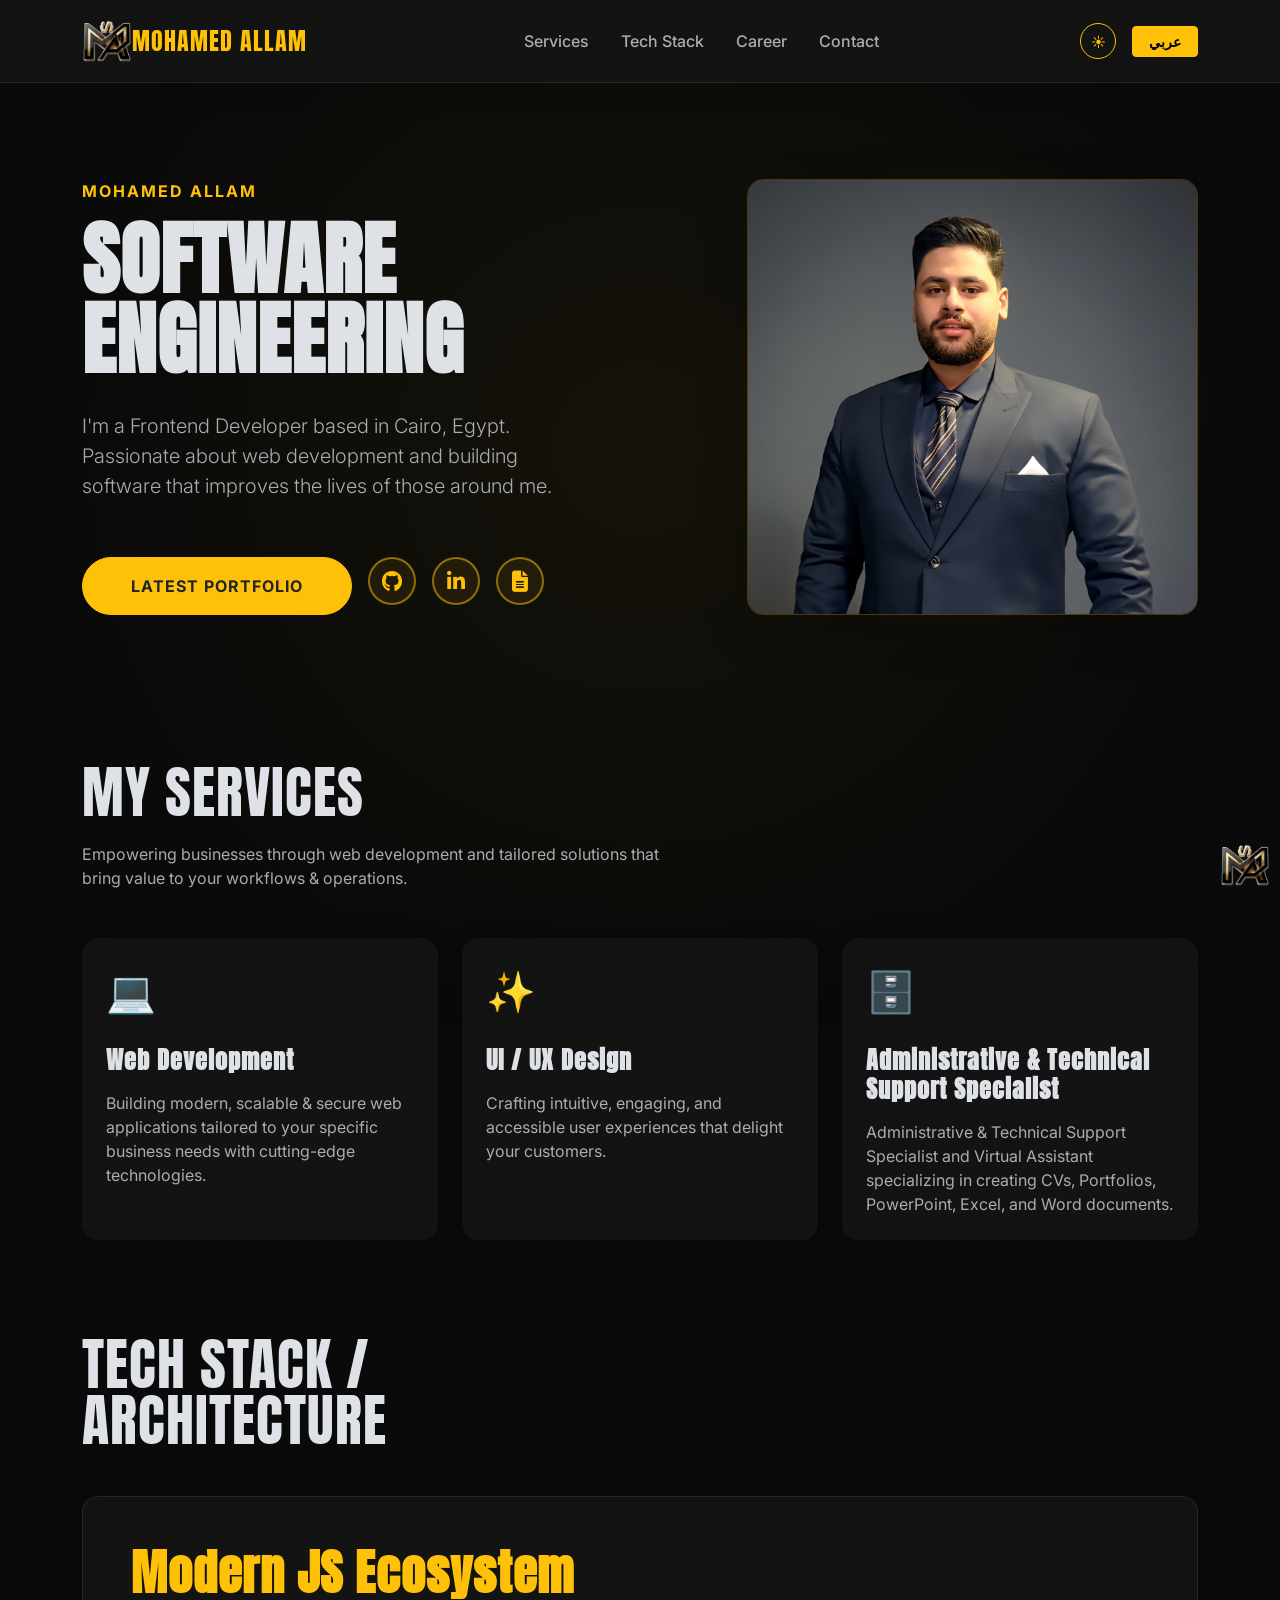
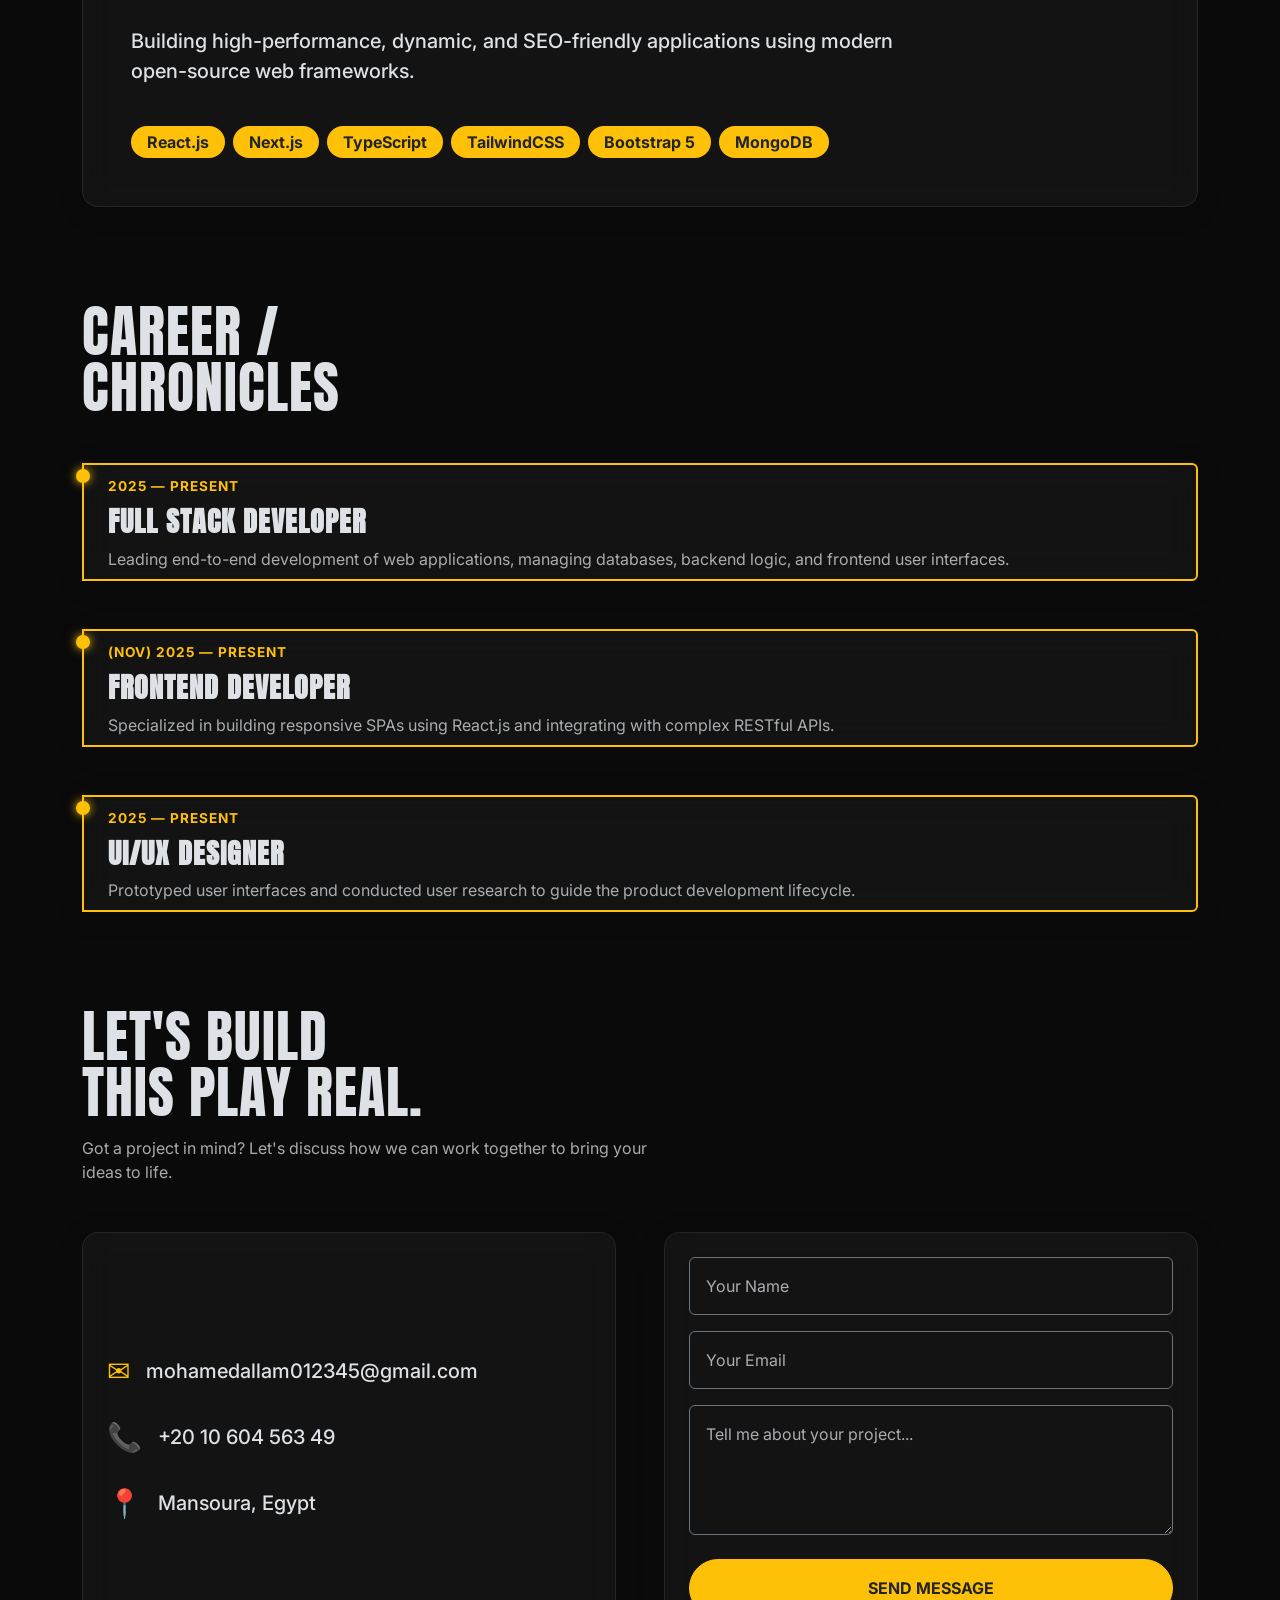
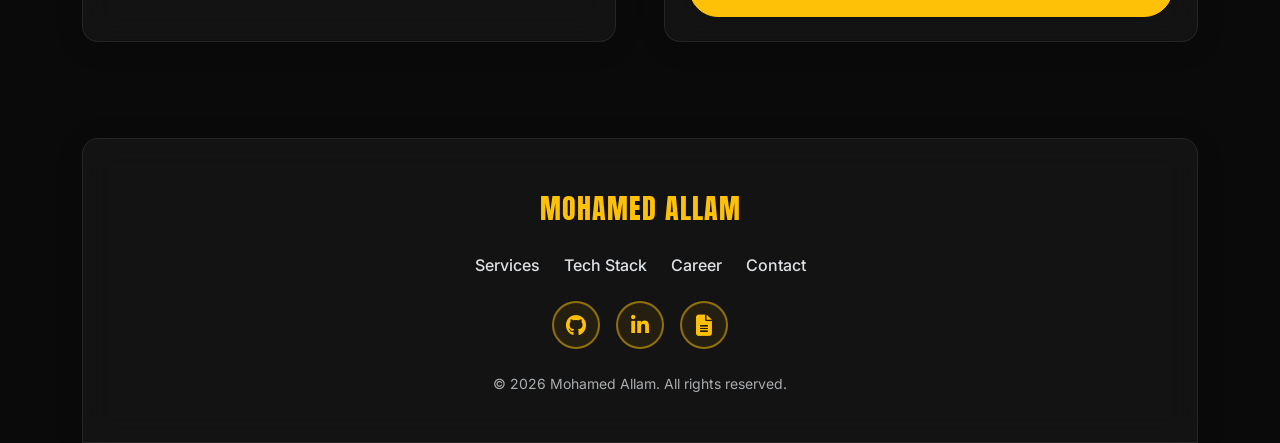
<file: MohamedAllam.html>
<!DOCTYPE html>
<html lang="en" dir="ltr" data-bs-theme="dark" id="html-root">
<head>
    <meta charset="UTF-8">
    <meta name="viewport" content="width=device-width, initial-scale=1.0">
    <meta name="description" content="Mohamed Allam – Frontend Developer & Software Engineer based in Cairo, Egypt. Available for freelance and full-time opportunities.">
    <title>Mohamed Allam - Portfolio</title>

    <!-- Vendor CSS -->
    <link href="./bootstrap.min.css" rel="stylesheet">
    <link href="https://fonts.googleapis.com/css2?family=Anton&family=Inter:wght@300;400;500;600;700&family=Cairo:wght@400;600;700&display=swap" rel="stylesheet">
    <link href="https://cdnjs.cloudflare.com/ajax/libs/font-awesome/6.5.0/css/all.min.css" rel="stylesheet">

    <!-- Site stylesheet -->
    <link href="./style.css" rel="stylesheet">

    <!-- Favicon -->
    <link rel="shortcut icon" href="./WhatsApp Sticker 2026-03-27 at 5.08.34 PM.34 PM" type="image/x-icon">
</head>
<body>

    <!-- Floating corner icon -->
    <img class="icon" src="./WhatsApp Sticker 2026-03-27 at 5.08.34 PM.34 PM" alt="icon">

    <!-- ════════════════════════════════════════
         NAVBAR
    ════════════════════════════════════════ -->
    <nav class="navbar navbar-expand-lg glass py-3">
        <div class="container">

            <!-- Brand logo + name -->
            <img src="./WhatsApp Sticker 2026-03-27 at 5.08.34 PM.34 PM" alt="logo">
            <a class="navbar-brand anton-font fs-4 text-warning" href="#" data-i18n="brand">MOHAMED ALLAM</a>

            <!-- Right-side controls (theme + lang + hamburger) -->
            <div class="d-flex align-items-center gap-2 gap-lg-3 order-lg-last">
                <button id="theme-icon"
                        onclick="toggleTheme()"
                        class="btn btn-sm btn-outline-warning rounded-circle"
                        style="width:36px; height:36px;"
                        title="Toggle Theme">
                    ☀️
                </button>
                <button id="lang-btn"
                        onclick="toggleLanguage()"
                        class="btn btn-sm btn-warning fw-bold px-3 btn-hover">
                    عربي
                </button>
                <button class="navbar-toggler border-0 p-1 shadow-none"
                        type="button"
                        data-bs-toggle="collapse"
                        data-bs-target="#mainNav"
                        aria-expanded="false"
                        aria-label="Toggle navigation">
                    <span class="navbar-toggler-icon"></span>
                </button>
            </div>

            <!-- Collapsible nav links -->
            <div class="collapse navbar-collapse" id="mainNav">
                <ul class="navbar-nav mx-auto mb-2 mb-lg-0 mt-3 mt-lg-0 fw-medium">
                    <li class="nav-item"><a class="nav-link px-3 hover-lift" href="#services" data-i18n="nav_services">Services</a></li>
                    <li class="nav-item"><a class="nav-link px-3 hover-lift" href="#tech"     data-i18n="nav_tech">Tech Stack</a></li>
                    <li class="nav-item"><a class="nav-link px-3 hover-lift" href="#career"   data-i18n="nav_career">Career</a></li>
                    <li class="nav-item"><a class="nav-link px-3 hover-lift" href="#contact"  data-i18n="nav_contact">Contact</a></li>
                </ul>
            </div>

        </div>
    </nav>

    <!-- ════════════════════════════════════════
         PAGE WRAPPER
    ════════════════════════════════════════ -->
    <div class="container">

        <!-- ── HERO ─────────────────────────────── -->
        <header class="py-5 my-5 row flex-column-reverse flex-md-row align-items-center">

            <!-- Left: text + CTA -->
            <div class="col-md-7 d-flex flex-column gap-3 text-center text-md-start">
                <span class="text-warning fw-bold text-uppercase" style="letter-spacing:2px;" data-i18n="hero_subtitle">
                    MOHAMED ALLAM
                </span>
                <h1 class="display-1 text-uppercase lh-1 mb-0 fw-bold" data-i18n="hero_title">
                    Software<br>Engineering
                </h1>
                <p class="text-body-secondary lead mt-3 mx-auto mx-md-0" style="max-width:500px;" data-i18n="hero_desc">
                    I'm a Frontend Developer based in Cairo, Egypt. Passionate about web development and building software that improves the lives of those around me.
                </p>

                <!-- CTA button + social icons -->
                <div class="mt-4 d-flex flex-column flex-sm-row align-items-center align-items-md-start gap-3">
                    <a href="#portfolio"
                       class="btn btn-warning px-5 py-3 fw-bold text-dark text-uppercase rounded-pill btn-hover"
                       style="letter-spacing:1px;"
                       data-i18n="btn_portfolio">
                        Latest Portfolio
                    </a>

                    <div class="social-icons">
                        <!-- GitHub -->
                        <a id="github-icon"
                           href="https://github.com/mo7amed-allam?tab=repositories"
                           target="_blank"
                           rel="noopener noreferrer"
                           class="social-icon-btn"
                           title="GitHub Profile">
                            <i class="fab fa-github"></i>
                        </a>
                        <!-- LinkedIn -->
                        <a id="linkedin-icon"
                           href="https://www.linkedin.com/in/mohamed-allam1"
                           target="_blank"
                           rel="noopener noreferrer"
                           class="social-icon-btn"
                           title="LinkedIn Profile">
                            <i class="fab fa-linkedin-in"></i>
                        </a>
                        <!-- CV – downloads the file AND opens the inline viewer -->
                        <a id="cv-download-btn"
                           href="./MOHAMED_ALLAM-CV.pdf"
                           download="MOHAMED_ALLAM-CV.pdf"
                           class="social-icon-btn"
                           title="Download & View CV"
                           onclick="toggleCvViewer(event)">
                            <i class="fas fa-file-lines"></i>
                        </a>
                    </div>
                </div>
            </div>

            <!-- Right: portrait photo -->
            <div class="col-md-5 mb-5 mb-md-0 position-relative text-center text-md-end">
                <!-- Decorative glow blob -->
                <div class="position-absolute top-50 start-50 translate-middle bg-warning rounded-circle opacity-25"
                     style="width:300px; height:300px; filter:blur(60px); z-index:0;">
                </div>
                <img src="./WhatsApp Image 2026-03-27 at 5.53.50 PM.jpeg"
                     alt="Mohamed Allam Portrait"
                     class="img-fluid rounded-4 position-relative z-1 shadow-lg border border-warning border-opacity-25"
                     style="object-fit:cover; max-height:450px;">
            </div>

        </header>

        <!-- ── CV VIEWER (hidden until CV icon is clicked) ─── -->
        <section id="cv-viewer-section" class="py-3">
            <div class="d-flex justify-content-between align-items-center mb-3">
                <h2 class="fs-4 fw-bold text-warning mb-0">
                    <i class="fas fa-file-pdf me-2"></i>My CV
                </h2>
                <button onclick="closeCvViewer()"
                        class="btn btn-sm btn-outline-warning rounded-pill px-3"
                        title="Close CV viewer">
                    <i class="fas fa-times me-1"></i>Close
                </button>
            </div>
            <div class="cv-iframe-wrapper">
                <iframe id="cv-iframe"
                        src="./MOHAMED_ALLAM-CV.pdf"
                        width="100%"
                        height="700px"
                        style="border:none; display:block;"
                        title="Mohamed Allam CV">
                    <p class="p-4 text-body">
                        Your browser cannot display the PDF inline.
                        <a href="./MOHAMED_ALLAM-CV.pdf" download class="text-warning">Click here to download.</a>
                    </p>
                </iframe>
            </div>
        </section>

        <!-- ── SERVICES ──────────────────────────── -->
        <section id="services" class="py-5">
            <div class="mb-5 text-center text-md-start">
                <h2 class="display-4 text-uppercase mb-3" data-i18n="services_title">My Services</h2>
                <p class="text-body-secondary mx-auto mx-md-0" style="max-width:600px;" data-i18n="services_subtitle">
                    Empowering businesses through web development and tailored solutions that bring value to your workflows &amp; operations.
                </p>
            </div>

            <div class="row row-cols-1 row-cols-md-3 g-4">
                <!-- Service 1 -->
                <div class="col">
                    <div class="card glass text-body h-100 rounded-4 p-4 hover-lift border-0">
                        <div class="card-body p-0">
                            <div class="fs-1 text-warning mb-4">💻</div>
                            <h3 class="fs-4 fw-bold mb-3" style="text-transform:none;" data-i18n="serv_1_title">Web Development</h3>
                            <p class="card-text text-body-secondary mb-0" data-i18n="serv_1_desc">
                                Building modern, scalable &amp; secure web applications tailored to your specific business needs with cutting-edge technologies.
                            </p>
                        </div>
                    </div>
                </div>
                <!-- Service 2 -->
                <div class="col">
                    <div class="card glass text-body h-100 rounded-4 p-4 hover-lift border-0">
                        <div class="card-body p-0">
                            <div class="fs-1 text-warning mb-4">✨</div>
                            <h3 class="fs-4 fw-bold mb-3" style="text-transform:none;" data-i18n="serv_2_title">UI / UX Design</h3>
                            <p class="card-text text-body-secondary mb-0" data-i18n="serv_2_desc">
                                Crafting intuitive, engaging, and accessible user experiences that delight your customers.
                            </p>
                        </div>
                    </div>
                </div>
                <!-- Service 3 -->
                <div class="col">
                    <div class="card glass text-body h-100 rounded-4 p-4 hover-lift border-0">
                        <div class="card-body p-0">
                            <div class="fs-1 text-warning mb-4">🗄️</div>
                            <h3 class="fs-4 fw-bold mb-3" style="text-transform:none;" data-i18n="serv_3_title">Administrative &amp; Technical Support Specialist</h3>
                            <p class="card-text text-body-secondary mb-0" data-i18n="serv_3_desc">
                                Administrative &amp; Technical Support Specialist and Virtual Assistant specializing in creating CVs, Portfolios, PowerPoint, Excel, and Word documents.
                            </p>
                        </div>
                    </div>
                </div>
            </div>
        </section>

        <!-- ── TECH STACK ─────────────────────────── -->
        <section id="tech" class="py-5">
            <div class="mb-5 text-center text-md-start">
                <h2 class="display-4 text-uppercase lh-1" data-i18n="tech_title">Tech Stack /<br>Architecture</h2>
            </div>

            <div class="glass text-body p-4 p-md-5 rounded-4 hover-lift d-flex flex-column gap-3">
                <h3 class="display-5 fw-bold text-warning mb-2" style="text-transform:none;" data-i18n="tech_card_title">Modern JS Ecosystem</h3>
                <p class="fw-medium lead mb-2" style="max-width:80%;" data-i18n="tech_card_desc">
                    Building high-performance, dynamic, and SEO-friendly applications using modern open-source web frameworks.
                </p>
                <div class="d-flex flex-wrap gap-2 mt-3">
                    <span class="badge bg-warning text-dark px-3 py-2 fs-6 rounded-pill hover-lift">React.js</span>
                    <span class="badge bg-warning text-dark px-3 py-2 fs-6 rounded-pill hover-lift">Next.js</span>
                    <span class="badge bg-warning text-dark px-3 py-2 fs-6 rounded-pill hover-lift">TypeScript</span>
                    <span class="badge bg-warning text-dark px-3 py-2 fs-6 rounded-pill hover-lift">TailwindCSS</span>
                    <span class="badge bg-warning text-dark px-3 py-2 fs-6 rounded-pill hover-lift">Bootstrap 5</span>
                    <span class="badge bg-warning text-dark px-3 py-2 fs-6 rounded-pill hover-lift">MongoDB</span>
                </div>
            </div>
        </section>

        <!-- ── CAREER ─────────────────────────────── -->
        <section id="career" class="py-5">
            <div class="mb-5 text-center text-md-start">
                <h2 class="display-4 text-uppercase lh-1" data-i18n="career_title">Career /<br>Chronicles</h2>
            </div>

            <div class="d-flex flex-column gap-5">
                <!-- Timeline item 1 -->
                <div class="timeline-item border-start border-warning border-2 ps-4 py-2 hover-lift rounded-end p-3 glass">
                    <div class="timeline-badge"></div>
                    <span class="text-warning fw-bold text-uppercase" style="letter-spacing:1px; font-size:0.85rem;" data-i18n="car_1_date">2025 — PRESENT</span>
                    <h3 class="fs-3 text-uppercase mt-2 mb-2 fw-bold text-body" data-i18n="car_1_title">Full Stack Developer</h3>
                    <p class="text-body-secondary mb-0" data-i18n="car_1_desc">Leading end-to-end development of web applications, managing databases, backend logic, and frontend user interfaces.</p>
                </div>
                <!-- Timeline item 2 -->
                <div class="timeline-item border-start border-warning border-2 ps-4 py-2 hover-lift rounded-end p-3 glass">
                    <div class="timeline-badge"></div>
                    <span class="text-warning fw-bold text-uppercase" style="letter-spacing:1px; font-size:0.85rem;" data-i18n="car_2_date">(Nov) 2025 — Present</span>
                    <h3 class="fs-3 text-uppercase mt-2 mb-2 fw-bold text-body" data-i18n="car_2_title">Frontend Developer</h3>
                    <p class="text-body-secondary mb-0" data-i18n="car_2_desc">Specialized in building responsive SPAs using React.js and integrating with complex RESTful APIs.</p>
                </div>
                <!-- Timeline item 3 -->
                <div class="timeline-item border-start border-warning border-2 ps-4 py-2 hover-lift rounded-end p-3 glass">
                    <div class="timeline-badge"></div>
                    <span class="text-warning fw-bold text-uppercase" style="letter-spacing:1px; font-size:0.85rem;" data-i18n="car_3_date">2025 — Present</span>
                    <h3 class="fs-3 text-uppercase mt-2 mb-2 fw-bold text-body" data-i18n="car_3_title">UI/UX Designer</h3>
                    <p class="text-body-secondary mb-0" data-i18n="car_3_desc">Prototyped user interfaces and conducted user research to guide the product development lifecycle.</p>
                </div>
            </div>
        </section>

        <!-- ── CONTACT ────────────────────────────── -->
        <section id="contact" class="py-5 mb-5">
            <div class="mb-5 text-center text-md-start">
                <h2 class="display-4 text-uppercase lh-1 mb-3" data-i18n="contact_title">Let's Build<br>This Play Real.</h2>
                <p class="text-body-secondary mx-auto mx-md-0" style="max-width:600px;" data-i18n="contact_desc">
                    Got a project in mind? Let's discuss how we can work together to bring your ideas to life.
                </p>
            </div>

            <div class="row gx-5 gy-5">
                <!-- Contact info -->
                <div class="col-md-6 order-md-1">
                    <div class="d-flex flex-column gap-4 text-body glass p-4 rounded-4 hover-lift h-100 justify-content-center">
                        <div class="d-flex align-items-center gap-3 fs-5">
                            <span class="text-warning fs-3">✉</span>
                            <a href="mailto:mohamedallam012345@gmail.com" class="text-decoration-none text-body fw-medium">
                                mohamedallam012345@gmail.com
                            </a>
                        </div>
                        <div class="d-flex align-items-center gap-3 fs-5">
                            <span class="text-warning fs-3">📞</span>
                            <a href="tel:+201060456349" class="text-decoration-none text-body fw-medium">+20 10 604 563 49</a>
                        </div>
                        <div class="d-flex align-items-center gap-3 fs-5">
                            <span class="text-warning fs-3">📍</span>
                            <span class="text-body fw-medium" data-i18n="contact_location">Mansoura, Egypt</span>
                        </div>
                    </div>
                </div>

                <!-- Contact form -->
                <div class="col-md-6 order-md-2">
                    <form class="d-flex flex-column gap-3 glass p-4 rounded-4 hover-lift">
                        <div>
                            <input type="text"
                                   class="form-control bg-transparent text-body border-secondary p-3"
                                   placeholder="Your Name"
                                   required
                                   data-i18n="form_name"
                                   data-i18n-prop="placeholder">
                        </div>
                        <div>
                            <input type="email"
                                   class="form-control bg-transparent text-body border-secondary p-3"
                                   placeholder="Your Email"
                                   required
                                   data-i18n="form_email"
                                   data-i18n-prop="placeholder">
                        </div>
                        <div>
                            <textarea class="form-control bg-transparent text-body border-secondary p-3"
                                      placeholder="Tell me about your project..."
                                      rows="4"
                                      required
                                      data-i18n="form_msg"
                                      data-i18n-prop="placeholder"></textarea>
                        </div>
                        <button type="button"
                                class="btn btn-warning fw-bold text-uppercase py-3 rounded-pill mt-2 btn-hover text-dark"
                                data-i18n="form_btn">
                            Send Message
                        </button>
                    </form>
                </div>
            </div>
        </section>

        <!-- ── FOOTER ─────────────────────────────── -->
        <footer class="py-5 d-flex flex-column align-items-center gap-4 text-center mt-4 glass rounded-top-4">
            <div class="anton-font fs-3 text-warning" data-i18n="brand">MOHAMED ALLAM</div>

            <!-- Footer nav links -->
            <div class="d-flex flex-wrap gap-4 justify-content-center">
                <a href="#services" class="text-decoration-none fw-medium text-body hover-lift" data-i18n="nav_services">Services</a>
                <a href="#tech"     class="text-decoration-none fw-medium text-body hover-lift" data-i18n="nav_tech">Tech Stack</a>
                <a href="#career"   class="text-decoration-none fw-medium text-body hover-lift" data-i18n="nav_career">Career</a>
                <a href="#contact"  class="text-decoration-none fw-medium text-body hover-lift" data-i18n="nav_contact">Contact</a>
            </div>

            <!-- Footer social icons -->
            <div class="social-icons justify-content-center">
                <a href="https://github.com/mo7amed-allam?tab=repositories"
                   target="_blank"
                   rel="noopener noreferrer"
                   class="social-icon-btn"
                   title="GitHub Profile">
                    <i class="fab fa-github"></i>
                </a>
                <a href="https://www.linkedin.com/in/mohamed-allam1"
                   target="_blank"
                   rel="noopener noreferrer"
                   class="social-icon-btn"
                   title="LinkedIn Profile">
                    <i class="fab fa-linkedin-in"></i>
                </a>
                <a href="./MOHAMED_ALLAM-CV.pdf"
                   download="MOHAMED_ALLAM-CV.pdf"
                   class="social-icon-btn"
                   title="Download & View CV"
                   onclick="toggleCvViewer(event)">
                    <i class="fas fa-file-lines"></i>
                </a>
            </div>

            <p class="text-body-secondary small mb-0" data-i18n="footer_copy">&copy; 2026 Mohamed Allam. All rights reserved.</p>
        </footer>

    </div><!-- /container -->

    <!-- Scripts (vendor first, then site script) -->
    <script src="./bootstrap.bundle.min.js"></script>
    <script src="./script.js"></script>

</body>
</html>
</file>
<file: style.css>
/* ============================================================
   PORTFOLIO – GLOBAL STYLESHEET
   Author : Mohamed Allam
   File   : style.css
   ============================================================ */


/* ─── 1. CSS CUSTOM PROPERTIES ─────────────────────────────── */
:root {
    --glass-bg-dark    : rgba(25, 25, 25, 0.6);
    --glass-border-dark: rgba(255, 255, 255, 0.08);
    --glass-bg-light   : rgba(255, 255, 255, 0.7);
    --glass-border-light: rgba(0, 0, 0, 0.1);
    --accent           : #ffc107;
    --accent-glow      : rgba(255, 193, 7, 0.4);
    --accent-soft      : rgba(255, 193, 7, 0.08);
    --dark-bg          : #0a0a0a;
}


/* ─── 2. BASE / RESET */
body {
    font-family     : 'Inter', sans-serif;
    background-color: var(--dark-bg);
    transition      : background-color 0.4s ease, color 0.4s ease;
    position        : relative;
}

/* RTL font override */
html[dir="rtl"] body {
    font-family: 'Cairo', sans-serif;
}

/* Ambient glow behind content */
body::before {
    content       : '';
    position      : fixed;
    top           : -50%;
    left          : -50%;
    width         : 200%;
    height        : 200%;
    background    : radial-gradient(circle at center, rgba(234, 179, 8, 0.05) 0%, transparent 40%);
    z-index       : -1;
    pointer-events: none;
}


/* ─── 3. LIGHT THEME OVERRIDES ──────────────────────────────── */
html[data-bs-theme="light"] body {
    background          : linear-gradient(120deg, #fdfbfb 0%, #ebedee 100%);
    background-attachment: fixed;
}

html[data-bs-theme="light"] body::before {
    background: radial-gradient(circle at center, rgba(234, 179, 8, 0.12) 0%, transparent 50%);
}


/* ─── 4. TYPOGRAPHY ─────────────────────────────────────────── */
h1, h2, h3, h4, .anton-font {
    font-family   : 'Anton', sans-serif;
    text-transform: uppercase;
    letter-spacing: 1px;
    font-weight   : normal;
}

html[dir="rtl"] h1,
html[dir="rtl"] h2,
html[dir="rtl"] h3,
html[dir="rtl"] h4,
html[dir="rtl"] .anton-font {
    font-family   : 'Cairo', sans-serif;
    font-weight   : 700;
    letter-spacing: 0;
}


/* ─── 5. GLASSMORPHISM UTILITY ──────────────────────────────── */
.glass {
    background          : var(--glass-bg-dark);
    backdrop-filter     : blur(16px);
    -webkit-backdrop-filter: blur(16px);
    border              : 1px solid var(--glass-border-dark);
    box-shadow          : 0 4px 30px rgba(0, 0, 0, 0.1);
}

html[data-bs-theme="light"] .glass {
    background          : rgba(255, 255, 255, 0.45);
    backdrop-filter     : blur(20px);
    -webkit-backdrop-filter: blur(20px);
    border              : 1px solid rgba(255, 255, 255, 0.6);
    box-shadow          : 0 8px 32px rgba(0, 0, 0, 0.05);
}


/* ─── 6. HOVER UTILITIES ────────────────────────────────────── */
.hover-lift {
    transition: transform 0.3s cubic-bezier(0.175, 0.885, 0.32, 1.275),
                box-shadow 0.3s ease,
                border-color 0.3s ease;
}

.hover-lift:hover {
    transform   : translateY(-8px);
    border-color: var(--bs-warning);
    box-shadow  : 0 10px 40px rgba(234, 179, 8, 0.15);
}

.btn-hover {
    transition: all 0.3s ease;
}

.btn-hover:hover {
    transform : scale(1.05);
    box-shadow: 0 0 20px var(--accent-glow);
}


/* ─── 7. NAVBAR ─────────────────────────────────────────────── */
.navbar.glass {
    position     : sticky;
    top          : 0;
    z-index      : 1000;
    border-left  : none;
    border-right : none;
    border-top   : none;
    border-radius: 0;
}

nav img {
    width        : 50px;
    height       : 50px;
    border-radius: 10%;
}


/* ─── 8. FLOATING ICON (bottom-right) ───────────────────────── */
.icon {
    position     : fixed;
    bottom       : 10px;
    right        : 10px;
    width        : 50px;
    height       : 50px;
    border-radius: 10%;
    z-index      : 100;
    transition   : all 0.3s ease;
    animation    : icon-animation 3s ease-in-out infinite;
}

@keyframes icon-animation {
    10%  { transform: translateY(-100%) rotate(360deg); }
    100% { transform: translateY(0%) rotate(360deg) scale(1.2); }
}


/* ─── 9. SOCIAL ICON BUTTONS ────────────────────────────────── */
.social-icons {
    display    : flex;
    gap        : 1rem;
    align-items: center;
    flex-wrap  : wrap;
}

.social-icon-btn {
    display        : inline-flex;
    align-items    : center;
    justify-content: center;
    width          : 48px;
    height         : 48px;
    border-radius  : 50%;
    font-size      : 1.3rem;
    border         : 2px solid rgba(255, 193, 7, 0.5);
    color          : var(--accent);
    background     : var(--accent-soft);
    text-decoration: none;
    transition     : all 0.3s cubic-bezier(0.4, 2, 0.55, 0.44);
    position       : relative;
    overflow       : hidden;
}

/* Ripple fill on hover */
.social-icon-btn::before {
    content      : '';
    position     : absolute;
    inset        : 0;
    background   : var(--accent);
    border-radius: 50%;
    transform    : scale(0);
    transition   : transform 0.3s cubic-bezier(0.4, 2, 0.55, 0.44);
    z-index      : 0;
}

.social-icon-btn:hover::before {
    transform: scale(1);
}

.social-icon-btn i {
    position  : relative;
    z-index   : 1;
    transition: color 0.3s;
}

.social-icon-btn:hover i {
    color: var(--dark-bg);
}

.social-icon-btn:hover {
    border-color: var(--accent);
    box-shadow  : 0 0 20px var(--accent-glow);
    transform   : translateY(-3px) scale(1.08);
}


/* ─── 10. CV VIEWER SECTION ─────────────────────────────────── */
#cv-viewer-section {
    display  : none;
    animation: fadeSlideDown 0.5s ease forwards;
}

#cv-viewer-section.visible {
    display: block;
}

@keyframes fadeSlideDown {
    from { opacity: 0; transform: translateY(-20px); }
    to   { opacity: 1; transform: translateY(0); }
}

.cv-iframe-wrapper {
    border-radius: 16px;
    overflow     : hidden;
    border       : 2px solid rgba(255, 193, 7, 0.3);
    box-shadow   : 0 0 40px rgba(255, 193, 7, 0.15);
}


/* ─── 11. TIMELINE (Career Section) ─────────────────────────── */
.timeline-item {
    position: relative;
}

.timeline-badge {
    width           : 14px;
    height          : 14px;
    background-color: var(--bs-warning);
    border-radius   : 50%;
    position        : absolute;
    left            : -8px;
    top             : 4px;
    box-shadow      : 0 0 10px var(--bs-warning);
}

/* RTL timeline adjustments */
html[dir="rtl"] .timeline-item {
    border-left  : 2px solid var(--bs-warning) !important;
    border-right : 2px solid var(--bs-warning) !important;
    padding-left : 0 !important;
    padding-right: 1.5rem !important;
}

html[dir="rtl"] .timeline-badge {
    left : auto;
    right: -8px;
}

/* ─── 12. RTL ALIGNMENT FIXES ────────────────────────────── */
html[dir="rtl"] .text-md-start {
    text-align: right !important;
}

html[dir="rtl"] .text-start {
    text-align: right !important;
}

html[dir="rtl"] .text-md-end {
    text-align: left !important;
}

html[dir="rtl"] .text-end {
    text-align: left !important;
}
</file>
